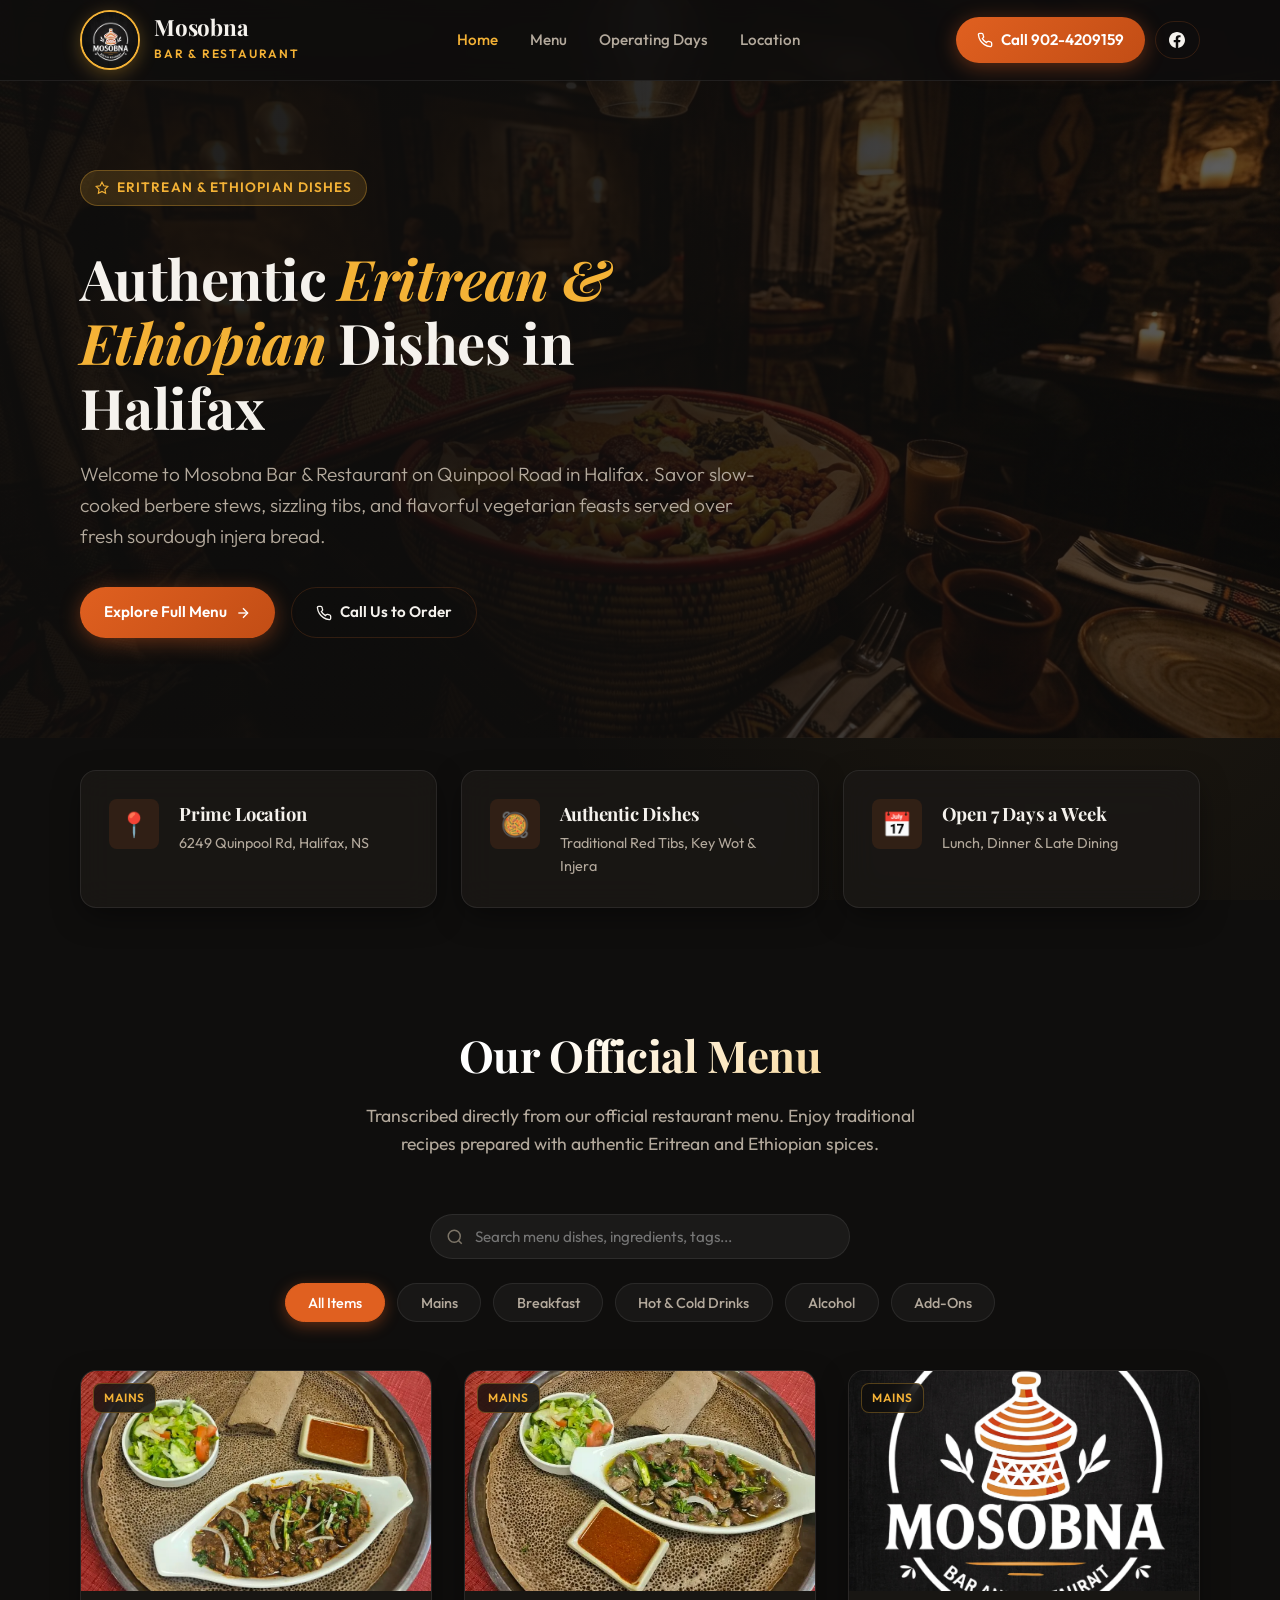
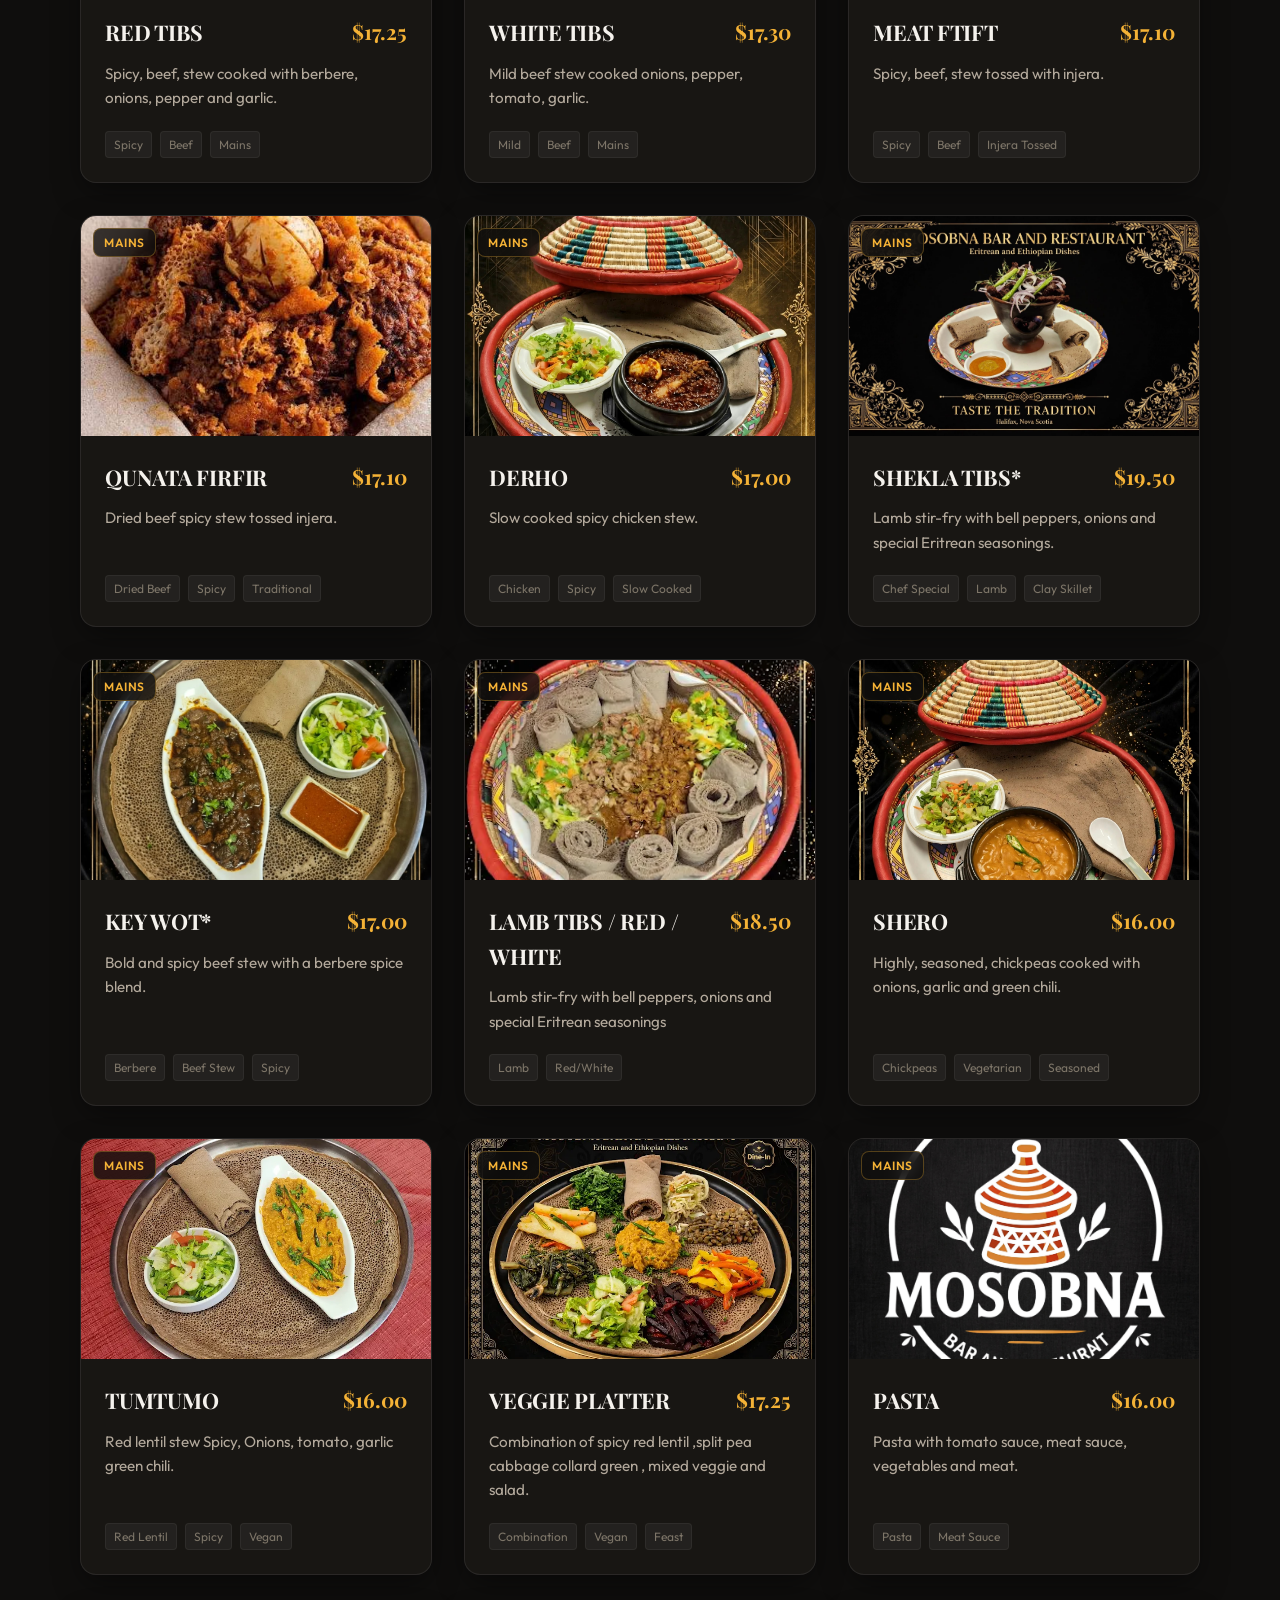
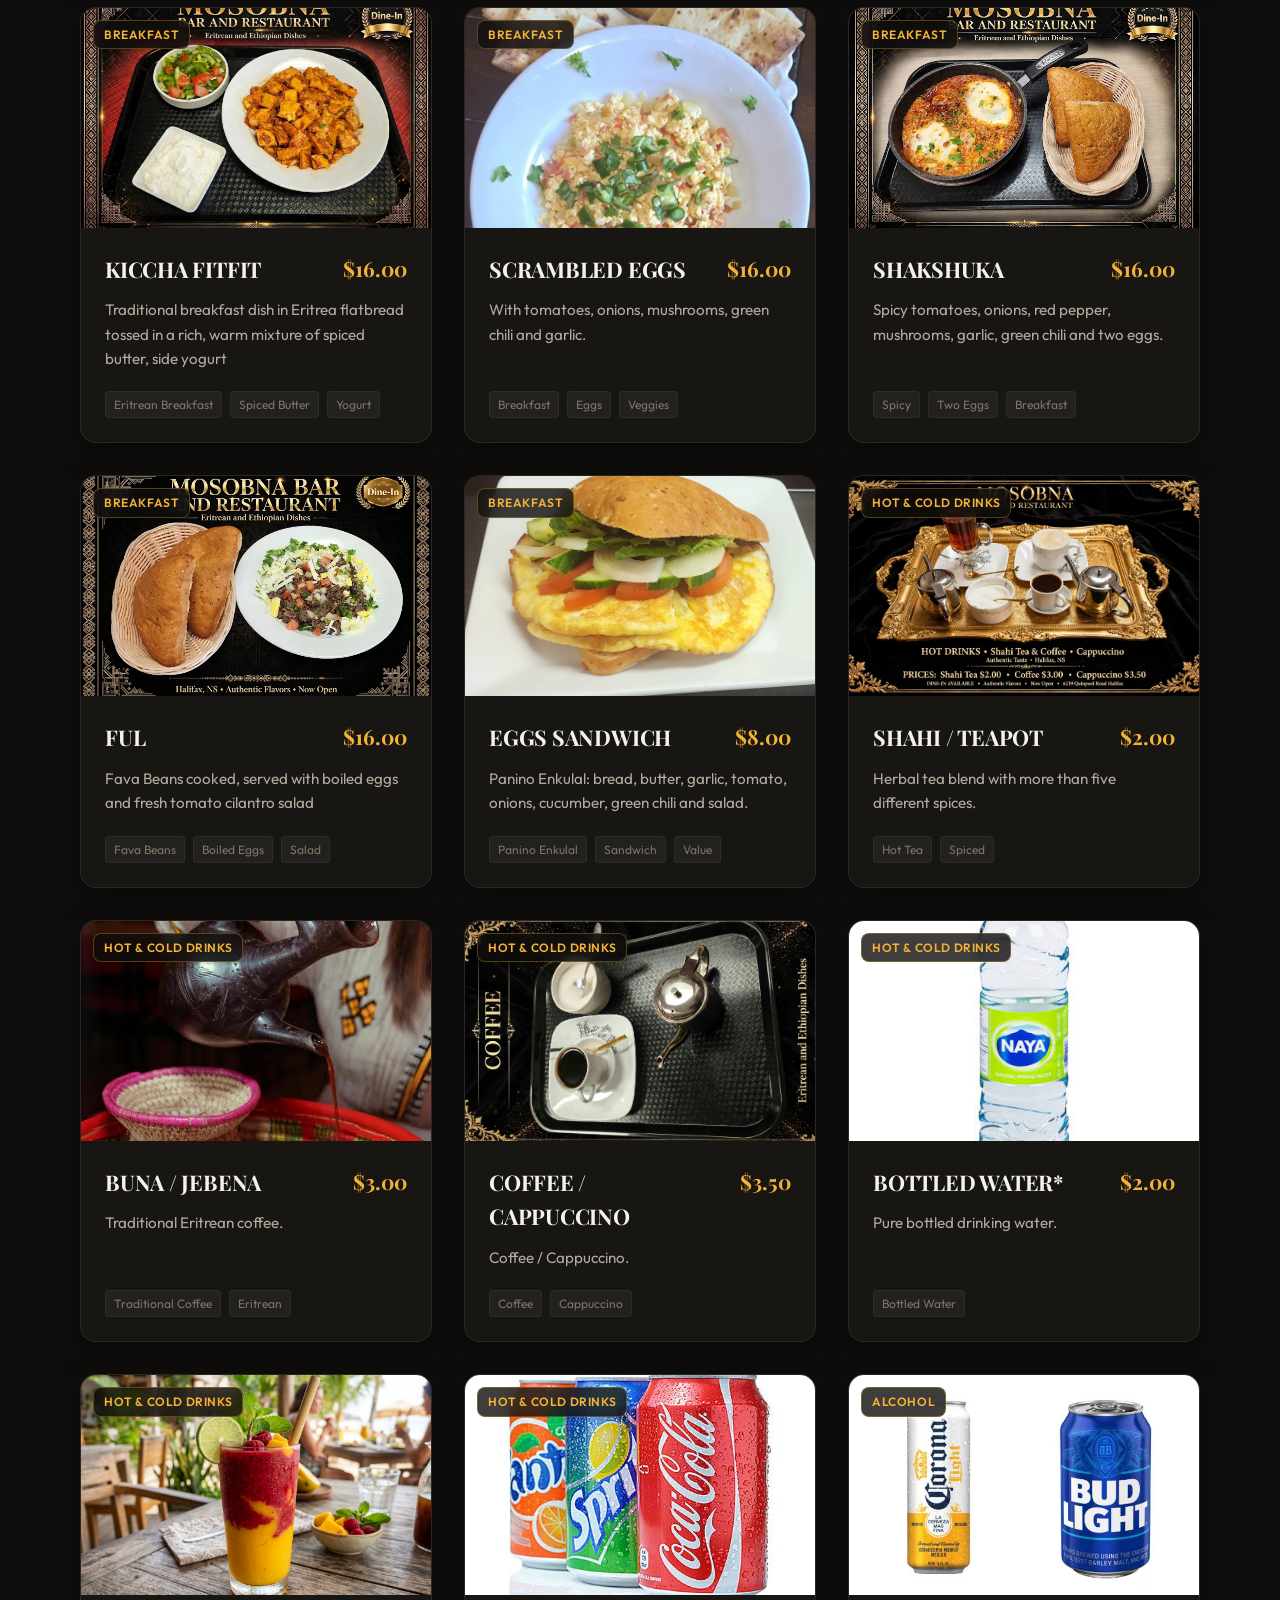
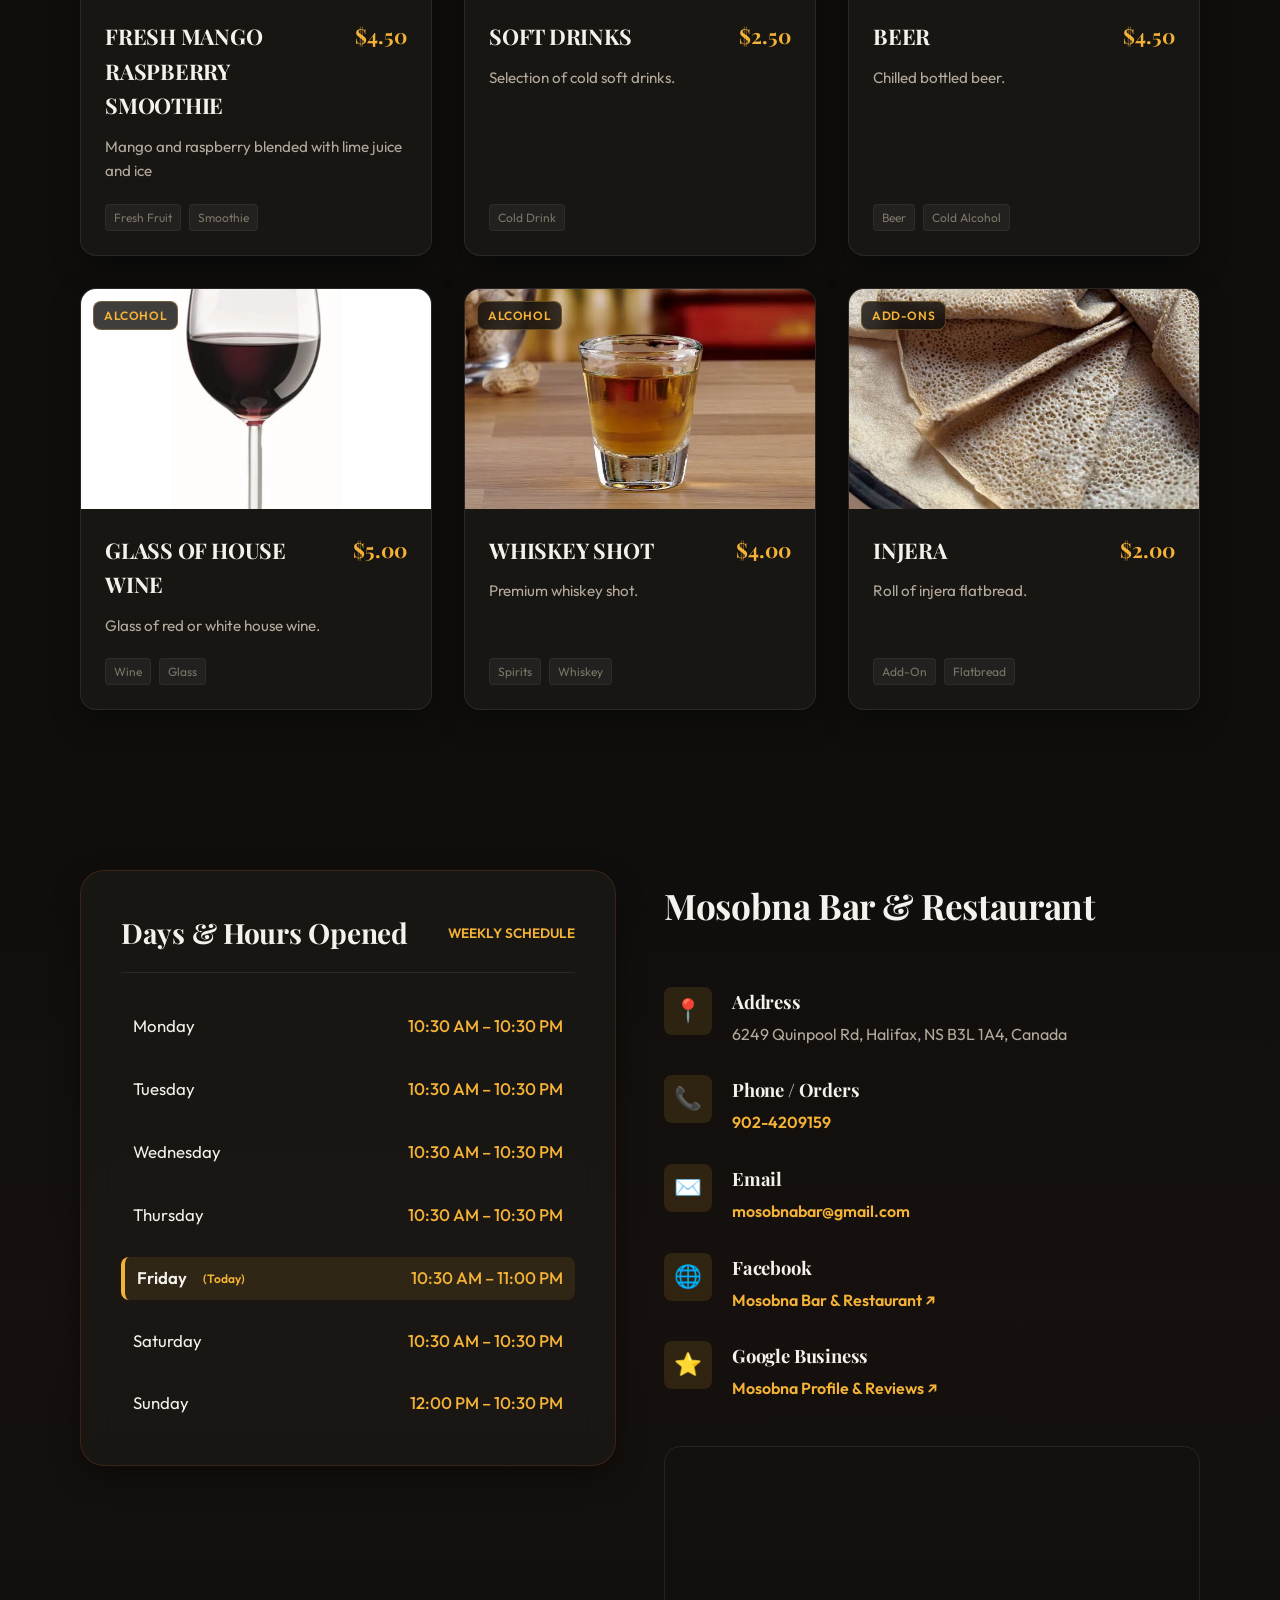
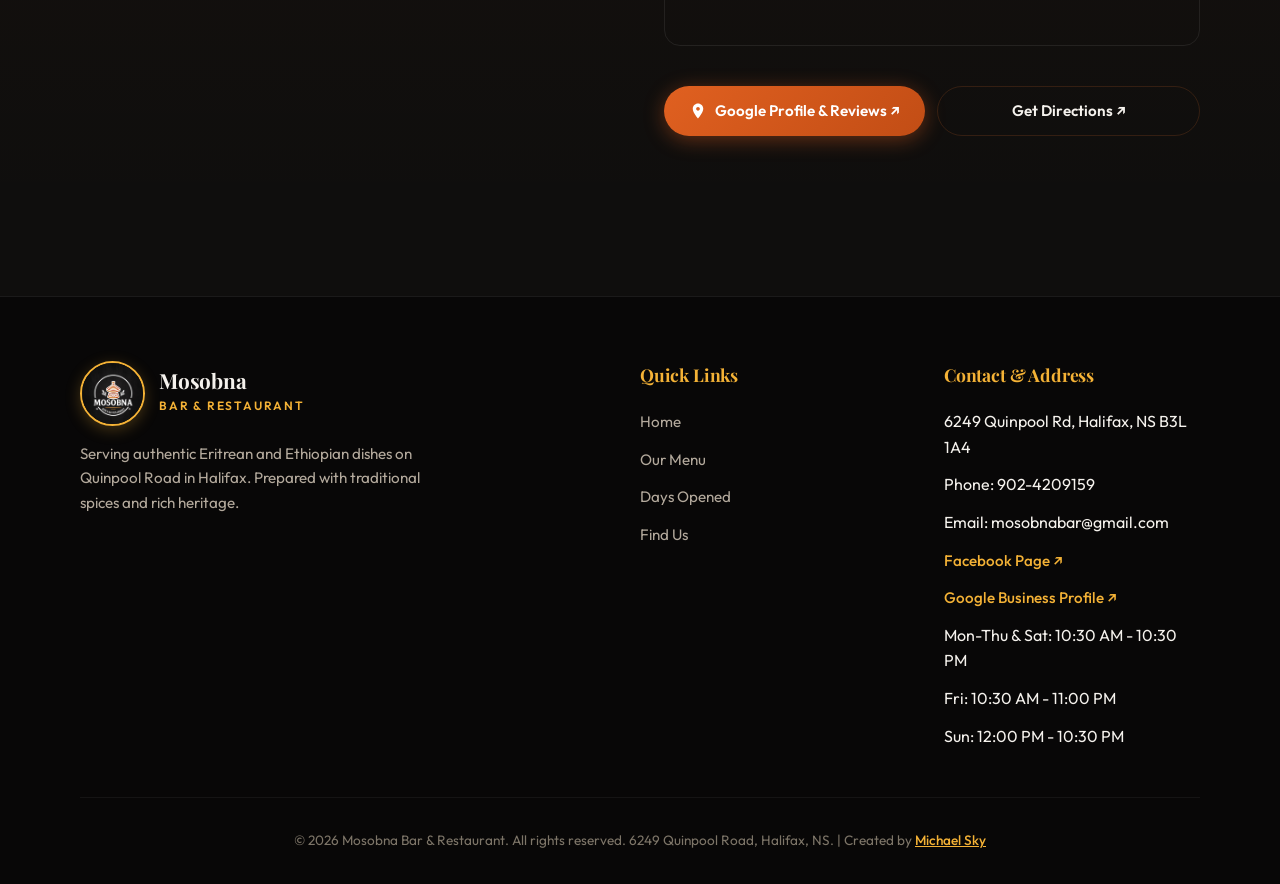
<file: index.html>
<!DOCTYPE html>
<html lang="en">

<head>
  <meta charset="UTF-8">
  <meta name="viewport" content="width=device-width, initial-scale=1.0">
  <title>Mosobna Bar & Restaurant | Eritrean & Ethiopian Dishes in Halifax (Quinpool Rd)</title>
  <meta name="description"
    content="Mosobna Bar & Restaurant is Halifax's premier destination for authentic Eritrean & Ethiopian dishes on Quinpool Road. Enjoy sizzling Red Tibs, Key Wot, Shiro, Injera, Veggie Platters, and Breakfast dishes at 6249 Quinpool Rd, Halifax, NS.">
  <meta name="keywords"
    content="Mosobna, Mosobna Restaurant, Halifax Eritrean food, Ethiopian restaurant Halifax, Quinpool Road restaurant, Eritrean & Ethiopian Dishes, Halifax Ethiopian food, Red Tibs, Key Wot, Injera Halifax, Shero, Shiro, Halal restaurant Halifax, 6249 Quinpool Rd">
  <meta name="author" content="Mosobna Bar & Restaurant">
  <meta name="robots" content="index, follow">
  <link rel="canonical" href="https://www.mosobna.com/">

  <!-- Local SEO & Geo Coordinates (Halifax, Quinpool Rd) -->
  <meta name="geo.region" content="CA-NS">
  <meta name="geo.placename" content="Halifax, Nova Scotia">
  <meta name="geo.position" content="44.64557;-63.59729">
  <meta name="ICBM" content="44.64557, -63.59729">

  <!-- Open Graph / Facebook / WhatsApp -->
  <meta property="og:site_name" content="Mosobna Bar & Restaurant">
  <meta property="og:type" content="restaurant">
  <meta property="og:title" content="Mosobna Bar & Restaurant | Eritrean & Ethiopian Dishes in Halifax">
  <meta property="og:description"
    content="Authentic Eritrean & Ethiopian dining on Quinpool Road, Halifax. Enjoy slow-cooked berbere stews, sizzling tibs, and vegetarian feasts on injera.">
  <meta property="og:url" content="https://www.mosobna.com/">
  <meta property="og:image" content="https://www.mosobna.com/images/mosobna/hero.jpg">
  <meta property="og:image:secure_url" content="https://www.mosobna.com/images/mosobna/hero.jpg">
  <meta property="og:image:type" content="image/jpeg">
  <meta property="og:image:width" content="1200">
  <meta property="og:image:height" content="630">
  <meta property="og:image:alt" content="Mosobna Bar & Restaurant - Eritrean & Ethiopian Dishes on Quinpool Road, Halifax">
  <meta property="og:locale" content="en_CA">

  <!-- Twitter Cards -->
  <meta name="twitter:card" content="summary_large_image">
  <meta name="twitter:title" content="Mosobna Bar & Restaurant | Eritrean & Ethiopian Dishes in Halifax">
  <meta name="twitter:description"
    content="Authentic Eritrean & Ethiopian dishes on Quinpool Road in Halifax. Savor authentic Red Tibs, Key Wot, Shiro, and fresh Injera.">
  <meta name="twitter:image" content="https://www.mosobna.com/images/mosobna/hero.jpg">

  <!-- Favicon / Brand Assets -->
  <link rel="icon" type="image/jpeg" href="images/logo.jpg">
  <link rel="apple-touch-icon" href="images/logo.jpg">
  <link rel="stylesheet" href="styles.css?v=7">

  <!-- Structured Data (JSON-LD) for Google Local Business / Restaurant Rich Snippet -->
  <script type="application/ld+json">
  {
    "@context": "https://schema.org",
    "@type": "Restaurant",
    "@id": "https://www.mosobna.com/#restaurant",
    "name": "Mosobna Bar & Restaurant",
    "alternateName": "Mosobna Eritrean & Ethiopian Restaurant",
    "description": "Authentic Eritrean and Ethiopian restaurant located on Quinpool Road in Halifax, NS. Serving traditional Red Tibs, Key Wot, Shiro, Injera, vegetarian platters, and East African specialties.",
    "logo": "https://www.mosobna.com/images/logo.jpg",
    "image": [
      "https://www.mosobna.com/images/logo.jpg",
      "https://www.mosobna.com/images/mosobna/hero.jpg",
      "https://www.mosobna.com/images/mosobna/RED%20TIBS.webp"
    ],
    "url": "https://www.mosobna.com/",
    "telephone": "+19024209159",
    "email": "mosobnabar@gmail.com",
    "sameAs": [
      "https://www.facebook.com/share/1CLBEqqSE7/",
      "https://share.google/FWtYqqvW8QvGr98tl"
    ],
    "priceRange": "$$",
    "servesCuisine": [
      "Eritrean",
      "Ethiopian",
      "East African",
      "African",
      "Halal"
    ],
    "address": {
      "@type": "PostalAddress",
      "streetAddress": "6249 Quinpool Rd",
      "addressLocality": "Halifax",
      "addressRegion": "NS",
      "postalCode": "B3L 1A4",
      "addressCountry": "CA"
    },
    "geo": {
      "@type": "GeoCoordinates",
      "latitude": 44.64557,
      "longitude": -63.59729
    },
    "openingHoursSpecification": [
      {
        "@type": "OpeningHoursSpecification",
        "dayOfWeek": ["Monday", "Tuesday", "Wednesday", "Thursday", "Saturday"],
        "opens": "10:30",
        "closes": "22:30"
      },
      {
        "@type": "OpeningHoursSpecification",
        "dayOfWeek": ["Friday"],
        "opens": "10:30",
        "closes": "23:00"
      },
      {
        "@type": "OpeningHoursSpecification",
        "dayOfWeek": ["Sunday"],
        "opens": "12:00",
        "closes": "22:30"
      }
    ],
    "menu": "https://www.mosobna.com/#menu",
    "hasMenu": {
      "@type": "Menu",
      "name": "Mosobna Menu",
      "url": "https://www.mosobna.com/#menu",
      "hasMenuSection": [
        {
          "@type": "MenuSection",
          "name": "Mains - Eritrean & Ethiopian Dishes",
          "hasMenuItem": [
            {
              "@type": "MenuItem",
              "name": "Red Tibs",
              "description": "Spicy beef stew cooked with berbere, onions, pepper and garlic.",
              "offers": { "@type": "Offer", "price": "17.25", "priceCurrency": "CAD" }
            },
            {
              "@type": "MenuItem",
              "name": "White Tibs",
              "description": "Mild beef stew cooked onions, pepper, tomato, garlic.",
              "offers": { "@type": "Offer", "price": "17.30", "priceCurrency": "CAD" }
            },
            {
              "@type": "MenuItem",
              "name": "Shekla Tibs",
              "description": "Lamb stir-fry with bell peppers, onions and special Eritrean seasonings.",
              "offers": { "@type": "Offer", "price": "19.50", "priceCurrency": "CAD" }
            },
            {
              "@type": "MenuItem",
              "name": "Key Wot",
              "description": "Bold and spicy beef stew with a berbere spice blend.",
              "offers": { "@type": "Offer", "price": "17.00", "priceCurrency": "CAD" }
            },
            {
              "@type": "MenuItem",
              "name": "Shero (Shiro)",
              "description": "Highly seasoned chickpeas cooked with onions, garlic and green chili.",
              "offers": { "@type": "Offer", "price": "16.00", "priceCurrency": "CAD" }
            },
            {
              "@type": "MenuItem",
              "name": "Veggie Platter",
              "description": "Traditional assorted vegetarian dishes served on sourdough injera.",
              "offers": { "@type": "Offer", "price": "19.99", "priceCurrency": "CAD" }
            }
          ]
        }
      ]
    }
  }
  </script>
</head>

<body>

  <!-- Navigation Bar -->
  <nav class="navbar">
    <div class="container">
      <a href="#" class="brand-logo" id="nav-brand">
        <img src="images/logo.jpg" alt="Mosobna Bar & Restaurant Logo" class="brand-logo-img" width="55" height="55">
        <div class="brand-text">
          <h1>Mosobna</h1>
          <span>Bar & Restaurant</span>
        </div>
      </a>

      <ul class="nav-links">
        <li><a href="#home" class="active">Home</a></li>
        <li><a href="#menu">Menu</a></li>
        <li><a href="#hours">Operating Days</a></li>
        <li><a href="#location">Location</a></li>
      </ul>

      <div style="display: flex; gap: 10px; align-items: center;">
        <a href="tel:9024209159" class="btn-primary" style="padding: 0.65rem 1.3rem;">
          <svg width="16" height="16" viewBox="0 0 24 24" fill="none" stroke="currentColor" stroke-width="2">
            <path
              d="M22 16.92v3a2 2 0 0 1-2.18 2 19.79 19.79 0 0 1-8.63-3.07 19.5 19.5 0 0 1-6-6 19.79 19.79 0 0 1-3.07-8.67A2 2 0 0 1 4.11 2h3a2 2 0 0 1 2 1.72 12.84 12.84 0 0 0 .7 2.81 2 2 0 0 1-.45 2.11L8.09 9.91a16 16 0 0 0 6 6l1.27-1.27a2 2 0 0 1 2.11-.45 12.84 12.84 0 0 0 2.81.7A2 2 0 0 1 22 16.92z" />
          </svg>
          Call 902-4209159
        </a>
        <a href="https://www.facebook.com/share/1CLBEqqSE7/" target="_blank" rel="noopener noreferrer" class="btn-outline" style="padding: 0.65rem 0.85rem;" title="Mosobna on Facebook" aria-label="Mosobna on Facebook">
          <svg width="16" height="16" viewBox="0 0 24 24" fill="currentColor">
            <path d="M24 12.073c0-6.627-5.373-12-12-12s-12 5.373-12 12c0 5.99 4.388 10.954 10.125 11.854v-8.385H7.078v-3.47h3.047V9.43c0-3.007 1.792-4.669 4.533-4.669 1.312 0 2.686.235 2.686.235v2.953H15.83c-1.491 0-1.956.925-1.956 1.874v2.25h3.328l-.532 3.47h-2.796v8.385C19.612 23.027 24 18.062 24 12.073z"/>
          </svg>
        </a>
      </div>
    </div>
  </nav>

  <!-- Hero Section -->
  <section class="hero" id="home">
    <div class="container">
      <div class="hero-content">
        <div style="display: flex; gap: 12px; align-items: center; flex-wrap: wrap; margin-bottom: 1rem;">
          <span class="badge-tag">
            <svg width="14" height="14" viewBox="0 0 24 24" fill="none" stroke="currentColor" stroke-width="2">
              <polygon
                points="12 2 15.09 8.26 22 9.27 17 14.14 18.18 21.02 12 17.77 5.82 21.02 7 14.14 2 9.27 8.91 8.26 12 2" />
            </svg>
            Eritrean & Ethiopian Dishes
          </span>
        </div>

        <h1>Authentic <span>Eritrean & Ethiopian</span> Dishes in Halifax</h1>
        <p>Welcome to Mosobna Bar & Restaurant on Quinpool Road in Halifax. Savor slow-cooked berbere stews, sizzling tibs, and flavorful vegetarian feasts served over fresh sourdough injera bread.</p>

        <div class="hero-actions">
          <a href="#menu" class="btn-primary">
            Explore Full Menu
            <svg width="16" height="16" viewBox="0 0 24 24" fill="none" stroke="currentColor" stroke-width="2">
              <line x1="5" y1="12" x2="19" y2="12"></line>
              <polyline points="12 5 19 12 12 19"></polyline>
            </svg>
          </a>
          <a href="tel:9024209159" class="btn-outline">
            <svg width="16" height="16" viewBox="0 0 24 24" fill="none" stroke="currentColor" stroke-width="2">
              <path
                d="M22 16.92v3a2 2 0 0 1-2.18 2 19.79 19.79 0 0 1-8.63-3.07 19.5 19.5 0 0 1-6-6 19.79 19.79 0 0 1-3.07-8.67A2 2 0 0 1 4.11 2h3a2 2 0 0 1 2 1.72 12.84 12.84 0 0 0 .7 2.81 2 2 0 0 1-.45 2.11L8.09 9.91a16 16 0 0 0 6 6l1.27-1.27a2 2 0 0 1 2.11-.45 12.84 12.84 0 0 0 2.81.7A2 2 0 0 1 22 16.92z" />
            </svg>
            Call Us to Order
          </a>
        </div>
      </div>
    </div>
  </section>

  <!-- Highlights Bar -->
  <div class="container highlights-bar">
    <div class="highlights-grid">
      <div class="highlight-card">
        <div class="highlight-icon">📍</div>
        <div class="highlight-info">
          <h3>Prime Location</h3>
          <p>6249 Quinpool Rd, Halifax, NS</p>
        </div>
      </div>

      <div class="highlight-card">
        <div class="highlight-icon">🥘</div>
        <div class="highlight-info">
          <h3>Authentic Dishes</h3>
          <p>Traditional Red Tibs, Key Wot & Injera</p>
        </div>
      </div>

      <div class="highlight-card">
        <div class="highlight-icon">📅</div>
        <div class="highlight-info">
          <h3>Open 7 Days a Week</h3>
          <p>Lunch, Dinner & Late Dining</p>
        </div>
      </div>
    </div>
  </div>

  <!-- Menu Section -->
  <section class="section-padding" id="menu">
    <div class="container">
      <div class="section-title">
        <h2>Our Official Menu</h2>
        <p>Transcribed directly from our official restaurant menu. Enjoy traditional recipes prepared with authentic
          Eritrean and Ethiopian spices.</p>
      </div>

      <!-- Controls: Category Filter Tabs & Search -->
      <div class="menu-controls">
        <div class="search-box">
          <svg class="search-icon" width="18" height="18" viewBox="0 0 24 24" fill="none" stroke="currentColor"
            stroke-width="2">
            <circle cx="11" cy="11" r="8"></circle>
            <line x1="21" y1="21" x2="16.65" y2="16.65"></line>
          </svg>
          <input type="text" id="menu-search-input" class="search-input"
            placeholder="Search menu dishes, ingredients, tags...">
        </div>

        <ul class="category-tabs">
          <li><button class="tab-btn active" data-category="all">All Items</button></li>
          <li><button class="tab-btn" data-category="mains">Mains</button></li>
          <li><button class="tab-btn" data-category="breakfast">Breakfast</button></li>
          <li><button class="tab-btn" data-category="drinks">Hot & Cold Drinks</button></li>
          <li><button class="tab-btn" data-category="alcohol">Alcohol</button></li>
          <li><button class="tab-btn" data-category="addons">Add-Ons</button></li>
        </ul>
      </div>

      <!-- Static + Dynamic Menu Grid -->
      <div class="menu-grid" id="menu-grid">
        <!-- MAINS -->
        <article class="menu-card" id="dish-red-tibs">
          <div class="card-img-wrapper">
            <img src="images/mosobna/RED TIBS.webp" alt="RED TIBS" loading="lazy" id="img-dish-red-tibs">
            <span class="card-badge">Mains</span>
          </div>
          <div class="card-body">
            <div class="card-header">
              <h3 class="card-title">RED TIBS</h3>
              <span class="card-price">$17.25</span>
            </div>
            <p class="card-description">Spicy, beef, stew cooked with berbere, onions, pepper and garlic.</p>
            <div class="card-tags"><span class="tag">Spicy</span><span class="tag">Beef</span></div>
          </div>
        </article>

        <article class="menu-card" id="dish-white-tibs">
          <div class="card-img-wrapper">
            <img src="images/mosobna/WHITE TIBS2.webp" alt="WHITE TIBS" loading="lazy" id="img-dish-white-tibs">
            <span class="card-badge">Mains</span>
          </div>
          <div class="card-body">
            <div class="card-header">
              <h3 class="card-title">WHITE TIBS</h3>
              <span class="card-price">$17.30</span>
            </div>
            <p class="card-description">Mild beef stew cooked onions, pepper, tomato, garlic.</p>
            <div class="card-tags"><span class="tag">Mild</span><span class="tag">Beef</span></div>
          </div>
        </article>

        <article class="menu-card" id="dish-meat-ftift">
          <div class="card-img-wrapper">
            <img src="images/mosobna/menu.jpg" alt="MEAT FTIFT" loading="lazy" id="img-dish-meat-ftift">
            <span class="card-badge">Mains</span>
          </div>
          <div class="card-body">
            <div class="card-header">
              <h3 class="card-title">MEAT FTIFT</h3>
              <span class="card-price">$17.10</span>
            </div>
            <p class="card-description">Spicy, beef, stew tossed with injera.</p>
            <div class="card-tags"><span class="tag">Spicy</span><span class="tag">Injera Tossed</span></div>
          </div>
        </article>

        <article class="menu-card" id="dish-qunata-firfir">
          <div class="card-img-wrapper">
            <img src="images/mosobna/Qunata Firfir.jpg" alt="QUNATA FIRFIR" loading="lazy" id="img-dish-qunata-firfir">
            <span class="card-badge">Mains</span>
          </div>
          <div class="card-body">
            <div class="card-header">
              <h3 class="card-title">QUNATA FIRFIR</h3>
              <span class="card-price">$17.10</span>
            </div>
            <p class="card-description">Dried beef spicy stew tossed injera.</p>
            <div class="card-tags"><span class="tag">Dried Beef</span><span class="tag">Spicy</span></div>
          </div>
        </article>

        <article class="menu-card" id="dish-derho">
          <div class="card-img-wrapper">
            <img src="images/mosobna/menu.jpg" alt="DERHO" loading="lazy" id="img-dish-derho">
            <span class="card-badge">Mains</span>
          </div>
          <div class="card-body">
            <div class="card-header">
              <h3 class="card-title">DERHO</h3>
              <span class="card-price">$17.00</span>
            </div>
            <p class="card-description">Slow cooked spicy chicken stew.</p>
            <div class="card-tags"><span class="tag">Chicken</span><span class="tag">Slow Cooked</span></div>
          </div>
        </article>

        <article class="menu-card" id="dish-shekla-tibs">
          <div class="card-img-wrapper">
            <img src="images/mosobna/SHEKLA TIBS.jpg" alt="SHEKLA TIBS*" loading="lazy" id="img-dish-shekla-tibs">
            <span class="card-badge">Mains</span>
          </div>
          <div class="card-body">
            <div class="card-header">
              <h3 class="card-title">SHEKLA TIBS*</h3>
              <span class="card-price">$19.50</span>
            </div>
            <p class="card-description">Lamb stir-fry with bell peppers, onions and special Eritrean seasonings.</p>
            <div class="card-tags"><span class="tag">Lamb</span><span class="tag">Specialty</span></div>
          </div>
        </article>

        <article class="menu-card" id="dish-key-wot">
          <div class="card-img-wrapper">
            <img src="images/mosobna/menu.jpg" alt="KEY WOT*" loading="lazy" id="img-dish-key-wot">
            <span class="card-badge">Mains</span>
          </div>
          <div class="card-body">
            <div class="card-header">
              <h3 class="card-title">KEY WOT*</h3>
              <span class="card-price">$17.00</span>
            </div>
            <p class="card-description">Bold and spicy beef stew with a berbere spice blend.</p>
            <div class="card-tags"><span class="tag">Berbere</span><span class="tag">Spicy</span></div>
          </div>
        </article>

        <article class="menu-card" id="dish-lamb-tibs">
          <div class="card-img-wrapper">
            <img src="images/mosobna/Lamb Tibs (Red White).webp" alt="LAMB TIBS / RED / WHITE" loading="lazy"
              id="img-dish-lamb-tibs">
            <span class="card-badge">Mains</span>
          </div>
          <div class="card-body">
            <div class="card-header">
              <h3 class="card-title">LAMB TIBS / RED / WHITE</h3>
              <span class="card-price">$18.50</span>
            </div>
            <p class="card-description">Lamb stir-fry with bell peppers, onions and special Eritrean seasonings</p>
            <div class="card-tags"><span class="tag">Lamb</span><span class="tag">Red/White</span></div>
          </div>
        </article>

        <article class="menu-card" id="dish-shero">
          <div class="card-img-wrapper">
            <img src="images/mosobna/menu.jpg" alt="SHERO" loading="lazy" id="img-dish-shero">
            <span class="card-badge">Mains</span>
          </div>
          <div class="card-body">
            <div class="card-header">
              <h3 class="card-title">SHERO</h3>
              <span class="card-price">$16.00</span>
            </div>
            <p class="card-description">Highly, seasoned, chickpeas cooked with onions, garlic and green chili.</p>
            <div class="card-tags"><span class="tag">Chickpeas</span><span class="tag">Vegetarian</span></div>
          </div>
        </article>

        <article class="menu-card" id="dish-tumtumo">
          <div class="card-img-wrapper">
            <img src="images/mosobna/TUMTUMO.webp" alt="TUMTUMO" loading="lazy" id="img-dish-tumtumo">
            <span class="card-badge">Mains</span>
          </div>
          <div class="card-body">
            <div class="card-header">
              <h3 class="card-title">TUMTUMO</h3>
              <span class="card-price">$16.00</span>
            </div>
            <p class="card-description">Red lentil stew Spicy, Onions, tomato, garlic green chili.</p>
            <div class="card-tags"><span class="tag">Red Lentil</span><span class="tag">Spicy</span></div>
          </div>
        </article>

        <article class="menu-card" id="dish-veggie-platter">
          <div class="card-img-wrapper">
            <img src="images/mosobna/VEGGIE PLATTER.webp" alt="VEGGIE PLATTER" loading="lazy"
              id="img-dish-veggie-platter">
            <span class="card-badge">Mains</span>
          </div>
          <div class="card-body">
            <div class="card-header">
              <h3 class="card-title">VEGGIE PLATTER</h3>
              <span class="card-price">$17.25</span>
            </div>
            <p class="card-description">Combination of spicy red lentil ,split pea cabbage collard green , mixed veggie
              and salad.</p>
            <div class="card-tags"><span class="tag">Vegan Platter</span></div>
          </div>
        </article>

        <article class="menu-card" id="dish-pasta">
          <div class="card-img-wrapper">
            <img src="images/mosobna/menu.jpg" alt="PASTA" loading="lazy" id="img-dish-pasta">
            <span class="card-badge">Mains</span>
          </div>
          <div class="card-body">
            <div class="card-header">
              <h3 class="card-title">PASTA</h3>
              <span class="card-price">$16.00</span>
            </div>
            <p class="card-description">Pasta with tomato sauce, meat sauce, vegetables and meat.</p>
            <div class="card-tags"><span class="tag">Pasta</span></div>
          </div>
        </article>
      </div>
    </div>
  </section>

  <!-- Operating Days & Hours Section -->
  <section class="section-padding hours-section" id="hours">
    <div class="container">
      <div class="hours-container">
        <!-- Left Column: Operating Hours List -->
        <div class="hours-card">
          <div class="hours-header">
            <h3>Days & Hours Opened</h3>
            <span
              style="font-size: 0.85rem; color: var(--amber-gold); font-weight: 600; text-transform: uppercase;">Weekly
              Schedule</span>
          </div>

          <ul class="hours-list" id="hours-list-container">
            <!-- Dynamically generated with live 'Today' highlight -->
          </ul>
        </div>

        <!-- Right Column: Location & Contact Info -->
        <div class="location-info-card" id="location">
          <div>
            <h2 style="font-size: 2.2rem; margin-top: 0.5rem; margin-bottom: 1.5rem;">Mosobna Bar & Restaurant</h2>
          </div>

          <div class="info-block">
            <div class="info-icon">📍</div>
            <div class="info-text">
              <h4>Address</h4>
              <p>6249 Quinpool Rd, Halifax, NS B3L 1A4, Canada</p>
            </div>
          </div>

          <div class="info-block">
            <div class="info-icon">📞</div>
            <div class="info-text">
              <h4>Phone / Orders</h4>
              <p><a href="tel:9024209159" style="color: var(--amber-gold); font-weight: 600;">902-4209159</a></p>
            </div>
          </div>

          <div class="info-block">
            <div class="info-icon">✉️</div>
            <div class="info-text">
              <h4>Email</h4>
              <p><a href="mailto:mosobnabar@gmail.com"
                  style="color: var(--amber-gold); font-weight: 600;">mosobnabar@gmail.com</a></p>
            </div>
          </div>

          <div class="info-block">
            <div class="info-icon">🌐</div>
            <div class="info-text">
              <h4>Facebook</h4>
              <p><a href="https://www.facebook.com/share/1CLBEqqSE7/" target="_blank" rel="noopener noreferrer"
                  style="color: var(--amber-gold); font-weight: 600;">Mosobna Bar & Restaurant ↗</a></p>
            </div>
          </div>

          <div class="info-block">
            <div class="info-icon">⭐</div>
            <div class="info-text">
              <h4>Google Business</h4>
              <p><a href="https://share.google/FWtYqqvW8QvGr98tl" target="_blank" rel="noopener noreferrer"
                  style="color: var(--amber-gold); font-weight: 600;">Mosobna Profile & Reviews ↗</a></p>
            </div>
          </div>

          <div class="map-wrapper">
            <iframe
              src="https://maps.google.com/maps?q=6249%20Quinpool%20Road,%20Halifax,%20NS%20B3L%201A4&t=&z=15&ie=UTF8&iwloc=&output=embed"
              allowfullscreen="" loading="lazy">
            </iframe>
          </div>

          <div style="display: flex; gap: 0.75rem; margin-top: 0.75rem; flex-wrap: wrap;">
            <a href="https://share.google/FWtYqqvW8QvGr98tl" target="_blank" rel="noopener noreferrer"
              class="btn-primary" style="flex: 1; min-width: 200px; justify-content: center;">
              <svg width="18" height="18" viewBox="0 0 24 24" fill="currentColor">
                <path d="M12 2C8.13 2 5 5.13 5 9c0 5.25 7 13 7 13s7-7.75 7-13c0-3.87-3.13-7-7-7zm0 9.5c-1.38 0-2.5-1.12-2.5-2.5s1.12-2.5 2.5-2.5 2.5 1.12 2.5 2.5-1.12 2.5-2.5 2.5z"/>
              </svg>
              Google Profile & Reviews ↗
            </a>
            <a href="https://maps.google.com/maps?q=6249+Quinpool+Road,+Halifax,+NS+B3L+1A4" target="_blank" rel="noopener noreferrer"
              class="btn-outline" style="flex: 1; min-width: 170px; justify-content: center;">
              Get Directions ↗
            </a>
          </div>
        </div>
      </div>
    </div>
  </section>

  <!-- Footer -->
  <footer class="footer">
    <div class="container">
      <div class="footer-content">
        <div class="footer-brand">
          <div class="brand-logo">
            <img src="images/logo.jpg" alt="Mosobna Bar & Restaurant Logo" class="footer-logo-img" width="55" height="55">
            <div class="brand-text">
              <h1 style="font-size: 1.3rem;">Mosobna</h1>
              <span>Bar & Restaurant</span>
            </div>
          </div>
          <p>Serving authentic Eritrean and Ethiopian dishes on Quinpool Road in Halifax. Prepared with traditional
            spices and rich heritage.</p>
        </div>

        <div class="footer-col">
          <h4>Quick Links</h4>
          <ul class="footer-links">
            <li><a href="#home">Home</a></li>
            <li><a href="#menu">Our Menu</a></li>
            <li><a href="#hours">Days Opened</a></li>
            <li><a href="#location">Find Us</a></li>
          </ul>
        </div>

        <div class="footer-col">
          <h4>Contact & Address</h4>
          <ul class="footer-links">
            <li>6249 Quinpool Rd, Halifax, NS B3L 1A4</li>
            <li>Phone: 902-4209159</li>
            <li>Email: mosobnabar@gmail.com</li>
            <li><a href="https://www.facebook.com/share/1CLBEqqSE7/" target="_blank" rel="noopener noreferrer" style="color: var(--amber-gold); font-weight: 500; display: inline-flex; align-items: center; gap: 6px;">Facebook Page ↗</a></li>
            <li><a href="https://share.google/FWtYqqvW8QvGr98tl" target="_blank" rel="noopener noreferrer" style="color: var(--amber-gold); font-weight: 500; display: inline-flex; align-items: center; gap: 6px;">Google Business Profile ↗</a></li>
            <li>Mon-Thu & Sat: 10:30 AM - 10:30 PM</li>
            <li>Fri: 10:30 AM - 11:00 PM</li>
            <li>Sun: 12:00 PM - 10:30 PM</li>
          </ul>
        </div>
      </div>

      <div class="copyright">
        <p>&copy; 2026 Mosobna Bar & Restaurant. All rights reserved. 6249 Quinpool Road, Halifax, NS. | Created by <a
            href="mailto:Michaelskydev@gmail.com"
            style="color: var(--amber-gold); font-weight: 500; text-decoration: underline;">Michael Sky</a></p>
      </div>
    </div>
  </footer>

  <script src="app.js?v=12"></script>
</body>

</html>
</file>
<file: styles.css>
/* ==========================================================================
   Mosobna Bar & Restaurant - Modern Luxury Design System
   ========================================================================== */

@import url('https://fonts.googleapis.com/css2?family=Outfit:wght@300;400;500;600;700&family=Playfair+Display:ital,wght@0,500;0,700;0,800;1,400&display=swap');

:root {
  /* Color Palette */
  --bg-dark: #0f0e0d;
  --bg-card: rgba(26, 24, 22, 0.85);
  --bg-card-hover: rgba(36, 33, 30, 0.95);
  --glass-border: rgba(217, 107, 39, 0.18);
  --glass-border-light: rgba(255, 255, 255, 0.08);
  
  --primary-spice: #e06020;
  --primary-glow: rgba(224, 96, 32, 0.4);
  --amber-gold: #f4b236;
  --amber-soft: rgba(244, 178, 54, 0.15);
  --text-main: #f5f2ed;
  --text-muted: #b3a99c;
  --text-dim: #7d7568;
  
  --status-open: #10b981;
  --status-closed: #ef4444;
  
  --font-heading: 'Playfair Display', Georgia, serif;
  --font-body: 'Outfit', -apple-system, BlinkMacSystemFont, sans-serif;
  
  --radius-sm: 8px;
  --radius-md: 16px;
  --radius-lg: 24px;
  --radius-full: 9999px;
  
  --shadow-card: 0 10px 30px -5px rgba(0, 0, 0, 0.5);
  --shadow-glow: 0 0 25px rgba(224, 96, 32, 0.25);
  --transition: all 0.3s cubic-bezier(0.4, 0, 0.2, 1);
}

/* Reset & Base Styles */
*, *::before, *::after {
  box-sizing: border-box;
  margin: 0;
  padding: 0;
}

html {
  scroll-behavior: smooth;
  scroll-padding-top: 90px;
  font-size: 16px;
}

section[id], div[id] {
  scroll-margin-top: 90px;
}

body {
  background-color: var(--bg-dark);
  color: var(--text-main);
  font-family: var(--font-body);
  line-height: 1.6;
  overflow-x: hidden;
  background-image: 
    radial-gradient(circle at 15% 15%, rgba(224, 96, 32, 0.08) 0%, transparent 40%),
    radial-gradient(circle at 85% 65%, rgba(244, 178, 54, 0.06) 0%, transparent 45%);
  background-attachment: fixed;
}

/* Typography */
h1, h2, h3, h4 {
  font-family: var(--font-heading);
  font-weight: 700;
  letter-spacing: -0.01em;
  color: var(--text-main);
}

a {
  color: inherit;
  text-decoration: none;
  transition: var(--transition);
}

button {
  cursor: pointer;
  border: none;
  outline: none;
  font-family: var(--font-body);
}

img {
  max-width: 100%;
  height: auto;
  display: block;
}

/* Layout Utilities */
.container {
  width: 90%;
  max-width: 1240px;
  margin: 0 auto;
  padding: 0 1rem;
}

.section-padding {
  padding: 5rem 0;
}

.section-title {
  text-align: center;
  margin-bottom: 3.5rem;
}

.section-title h2 {
  font-size: 2.75rem;
  margin-bottom: 0.75rem;
  background: linear-gradient(135deg, #ffffff 40%, var(--amber-gold) 100%);
  -webkit-background-clip: text;
  -webkit-text-fill-color: transparent;
}

.section-title p {
  color: var(--text-muted);
  font-size: 1.1rem;
  max-width: 600px;
  margin: 0 auto;
}

/* Navbar */
.navbar {
  position: fixed;
  top: 0;
  left: 0;
  width: 100%;
  z-index: 1000;
  background: rgba(15, 14, 13, 0.85);
  backdrop-filter: blur(12px);
  -webkit-backdrop-filter: blur(12px);
  border-bottom: 1px solid var(--glass-border-light);
  transition: var(--transition);
}

.navbar .container {
  display: flex;
  justify-content: space-between;
  align-items: center;
  height: 80px;
}

.brand-logo {
  display: flex;
  align-items: center;
  gap: 14px;
}

.brand-logo-img {
  height: 60px;
  width: 60px;
  border-radius: 50%;
  object-fit: cover;
  background: #000;
  border: 2px solid var(--amber-gold);
  box-shadow: 0 4px 18px rgba(244, 178, 54, 0.3);
  transition: var(--transition);
}

.brand-logo:hover .brand-logo-img {
  transform: scale(1.08) rotate(3deg);
  box-shadow: 0 6px 25px rgba(224, 96, 32, 0.5);
  border-color: var(--primary-spice);
}

.hero-logo-wrapper {
  margin-bottom: 1.5rem;
}

.hero-logo-img {
  width: 130px;
  height: 130px;
  border-radius: 50%;
  object-fit: contain;
  background: rgba(0, 0, 0, 0.6);
  border: 3px solid var(--amber-gold);
  box-shadow: 0 10px 30px rgba(0, 0, 0, 0.8), 0 0 30px rgba(244, 178, 54, 0.35);
  padding: 4px;
  transition: var(--transition);
}

.hero-logo-img:hover {
  transform: translateY(-4px) scale(1.04);
  box-shadow: 0 15px 40px rgba(224, 96, 32, 0.5);
}

.section-logo-emblem {
  width: 70px;
  height: 70px;
  border-radius: 50%;
  object-fit: contain;
  border: 2px solid var(--amber-gold);
  margin: 0 auto 1rem;
  display: block;
  box-shadow: 0 4px 15px rgba(0,0,0,0.5);
}

.footer-logo-img {
  width: 65px;
  height: 65px;
  border-radius: 50%;
  object-fit: cover;
  border: 2px solid var(--amber-gold);
  box-shadow: 0 4px 15px rgba(244, 178, 54, 0.25);
}

.brand-text h1 {
  font-size: 1.4rem;
  line-height: 1.1;
  color: var(--text-main);
}

.brand-text span {
  font-size: 0.75rem;
  text-transform: uppercase;
  letter-spacing: 0.15em;
  color: var(--amber-gold);
  font-weight: 600;
}

.nav-links {
  display: flex;
  align-items: center;
  gap: 2rem;
  list-style: none;
}

.nav-links a {
  font-size: 0.95rem;
  font-weight: 500;
  color: var(--text-muted);
}

.nav-links a:hover,
.nav-links a.active {
  color: var(--amber-gold);
}

.btn-primary {
  background: linear-gradient(135deg, var(--primary-spice), #c24d15);
  color: #fff;
  padding: 0.75rem 1.5rem;
  border-radius: var(--radius-full);
  font-weight: 600;
  font-size: 0.95rem;
  box-shadow: 0 4px 20px var(--primary-glow);
  transition: var(--transition);
  display: inline-flex;
  align-items: center;
  gap: 8px;
}

.btn-primary:hover {
  transform: translateY(-2px);
  box-shadow: 0 6px 25px rgba(224, 96, 32, 0.5);
  background: linear-gradient(135deg, #eb6c2c, var(--primary-spice));
}

.btn-outline {
  background: transparent;
  color: var(--text-main);
  border: 1px solid var(--glass-border);
  padding: 0.75rem 1.5rem;
  border-radius: var(--radius-full);
  font-weight: 600;
  font-size: 0.95rem;
  transition: var(--transition);
  display: inline-flex;
  align-items: center;
  gap: 8px;
}

.btn-outline:hover {
  border-color: var(--amber-gold);
  color: var(--amber-gold);
  background: rgba(244, 178, 54, 0.05);
}

/* Hero Section */
.hero {
  position: relative;
  min-height: 82vh;
  display: flex;
  align-items: center;
  padding: 130px 0 60px;
  background: linear-gradient(to right, rgba(15, 14, 13, 0.92) 40%, rgba(15, 14, 13, 0.65)),
              url('images/hero.jpg') center/cover no-repeat;
}

.hero-content {
  max-width: 680px;
}

.badge-tag {
  display: inline-flex;
  align-items: center;
  gap: 8px;
  padding: 6px 14px;
  background: var(--amber-soft);
  border: 1px solid rgba(244, 178, 54, 0.3);
  border-radius: var(--radius-full);
  color: var(--amber-gold);
  font-size: 0.85rem;
  font-weight: 600;
  text-transform: uppercase;
  letter-spacing: 0.08em;
  margin-bottom: 1.5rem;
}

.hero-content h1 {
  font-size: clamp(2.4rem, 4.5vw, 3.5rem);
  line-height: 1.15;
  margin-bottom: 1.25rem;
}

.hero-content h1 span {
  color: var(--amber-gold);
  font-style: italic;
}

.hero-content p {
  font-size: 1.2rem;
  color: var(--text-muted);
  margin-bottom: 2.25rem;
  font-weight: 300;
}

.hero-actions {
  display: flex;
  gap: 1rem;
  flex-wrap: wrap;
}

.status-indicator {
  display: inline-flex;
  align-items: center;
  gap: 8px;
  padding: 6px 12px;
  border-radius: var(--radius-full);
  font-size: 0.85rem;
  font-weight: 600;
  background: rgba(16, 185, 129, 0.12);
  color: var(--status-open);
  border: 1px solid rgba(16, 185, 129, 0.3);
}

.status-indicator.closed {
  background: rgba(239, 68, 68, 0.12);
  color: var(--status-closed);
  border-color: rgba(239, 68, 68, 0.3);
}

.pulse-dot {
  width: 8px;
  height: 8px;
  border-radius: 50%;
  background: currentColor;
  box-shadow: 0 0 0 0 rgba(16, 185, 129, 0.7);
  animation: pulse 2s infinite;
}

.status-indicator.closed .pulse-dot {
  animation: none;
}

@keyframes pulse {
  0% {
    transform: scale(0.95);
    box-shadow: 0 0 0 0 rgba(16, 185, 129, 0.7);
  }
  70% {
    transform: scale(1);
    box-shadow: 0 0 0 8px rgba(16, 185, 129, 0);
  }
  100% {
    transform: scale(0.95);
    box-shadow: 0 0 0 0 rgba(16, 185, 129, 0);
  }
}

/* Highlights Grid */
.highlights-bar {
  margin-top: 2rem;
  margin-bottom: 2rem;
  position: relative;
  z-index: 10;
}

.highlights-grid {
  display: grid;
  grid-template-columns: repeat(auto-fit, minmax(260px, 1fr));
  gap: 1.5rem;
}

.highlight-card {
  background: var(--bg-card);
  backdrop-filter: blur(16px);
  -webkit-backdrop-filter: blur(16px);
  border: 1px solid var(--glass-border-light);
  border-radius: var(--radius-md);
  padding: 1.75rem;
  display: flex;
  align-items: flex-start;
  gap: 1.25rem;
  box-shadow: var(--shadow-card);
  transition: var(--transition);
}

.highlight-card:hover {
  transform: translateY(-4px);
  border-color: var(--glass-border);
}

.highlight-icon {
  width: 50px;
  height: 50px;
  border-radius: var(--radius-sm);
  background: rgba(224, 96, 32, 0.12);
  color: var(--primary-spice);
  display: flex;
  align-items: center;
  justify-content: center;
  font-size: 1.5rem;
  flex-shrink: 0;
}

.highlight-info h3 {
  font-size: 1.15rem;
  margin-bottom: 0.25rem;
}

.highlight-info p {
  color: var(--text-muted);
  font-size: 0.9rem;
}

/* Menu Section */
.menu-controls {
  display: flex;
  flex-direction: column;
  align-items: center;
  gap: 1.5rem;
  margin-bottom: 3rem;
}

.category-tabs {
  display: flex;
  gap: 0.75rem;
  flex-wrap: wrap;
  justify-content: center;
  list-style: none;
}

.tab-btn {
  padding: 0.6rem 1.4rem;
  border-radius: var(--radius-full);
  background: rgba(255, 255, 255, 0.04);
  border: 1px solid var(--glass-border-light);
  color: var(--text-muted);
  font-weight: 500;
  font-size: 0.9rem;
  transition: var(--transition);
}

.tab-btn:hover,
.tab-btn.active {
  background: var(--primary-spice);
  color: #fff;
  border-color: var(--primary-spice);
  box-shadow: 0 4px 15px var(--primary-glow);
}

.search-box {
  position: relative;
  width: 100%;
  max-width: 420px;
}

.search-input {
  width: 100%;
  padding: 0.75rem 1rem 0.75rem 2.75rem;
  background: rgba(255, 255, 255, 0.05);
  border: 1px solid var(--glass-border-light);
  border-radius: var(--radius-full);
  color: var(--text-main);
  font-family: var(--font-body);
  font-size: 0.95rem;
  outline: none;
  transition: var(--transition);
}

.search-input:focus {
  border-color: var(--amber-gold);
  background: rgba(255, 255, 255, 0.08);
}

.search-icon {
  position: absolute;
  left: 1rem;
  top: 50%;
  transform: translateY(-50%);
  color: var(--text-dim);
  font-size: 1rem;
}

.menu-grid {
  display: grid;
  grid-template-columns: repeat(auto-fill, minmax(340px, 1fr));
  gap: 2rem;
}

/* Menu Item Card */
.menu-card {
  background: var(--bg-card);
  border: 1px solid var(--glass-border-light);
  border-radius: var(--radius-md);
  overflow: hidden;
  box-shadow: var(--shadow-card);
  transition: var(--transition);
  display: flex;
  flex-direction: column;
  position: relative;
}

.menu-card:hover {
  transform: translateY(-6px);
  border-color: var(--glass-border);
  box-shadow: 0 15px 35px rgba(0, 0, 0, 0.6);
}

.card-img-wrapper {
  position: relative;
  width: 100%;
  height: 220px;
  background: #1c1917;
  overflow: hidden;
  display: flex;
  align-items: center;
  justify-content: center;
}

.card-img-wrapper img {
  width: 100%;
  height: 100%;
  object-fit: cover;
  transition: transform 0.5s cubic-bezier(0.4, 0, 0.2, 1);
}

.menu-card:hover .card-img-wrapper img {
  transform: scale(1.06);
}


.card-badge {
  position: absolute;
  top: 12px;
  left: 12px;
  background: rgba(15, 14, 13, 0.8);
  backdrop-filter: blur(8px);
  padding: 4px 10px;
  border-radius: var(--radius-sm);
  font-size: 0.75rem;
  font-weight: 600;
  color: var(--amber-gold);
  border: 1px solid rgba(244, 178, 54, 0.3);
  text-transform: uppercase;
  letter-spacing: 0.05em;
}

.card-body {
  padding: 1.5rem;
  display: flex;
  flex-direction: column;
  flex-grow: 1;
}

.card-header {
  display: flex;
  justify-content: space-between;
  align-items: flex-start;
  gap: 1rem;
  margin-bottom: 0.75rem;
}

.card-title {
  font-size: 1.35rem;
  color: var(--text-main);
}

.card-price {
  font-family: var(--font-heading);
  font-size: 1.3rem;
  font-weight: 700;
  color: var(--amber-gold);
  white-space: nowrap;
}

.card-description {
  color: var(--text-muted);
  font-size: 0.95rem;
  margin-bottom: 1.25rem;
  flex-grow: 1;
}

.card-tags {
  display: flex;
  gap: 8px;
  flex-wrap: wrap;
}

.tag {
  font-size: 0.75rem;
  padding: 3px 8px;
  border-radius: 4px;
  background: rgba(255, 255, 255, 0.05);
  color: var(--text-dim);
  border: 1px solid rgba(255, 255, 255, 0.05);
}

/* Operating Days & Hours Section */
.hours-section {
  background: linear-gradient(180deg, transparent 0%, rgba(224, 96, 32, 0.03) 50%, transparent 100%);
}

.hours-container {
  display: grid;
  grid-template-columns: 1fr 1fr;
  gap: 3rem;
  align-items: start;
}

.hours-card {
  background: var(--bg-card);
  backdrop-filter: blur(16px);
  border: 1px solid var(--glass-border);
  border-radius: var(--radius-lg);
  padding: 2.5rem;
  box-shadow: var(--shadow-card);
}

.hours-header {
  display: flex;
  justify-content: space-between;
  align-items: center;
  margin-bottom: 2rem;
  padding-bottom: 1rem;
  border-bottom: 1px solid var(--glass-border-light);
}

.hours-header h3 {
  font-size: 1.75rem;
}

.hours-list {
  list-style: none;
  display: flex;
  flex-direction: column;
  gap: 1.25rem;
}

.hours-item {
  display: flex;
  justify-content: space-between;
  align-items: center;
  font-size: 1.05rem;
  padding: 8px 12px;
  border-radius: var(--radius-sm);
  transition: var(--transition);
}

.hours-item.today {
  background: rgba(244, 178, 54, 0.1);
  border-left: 4px solid var(--amber-gold);
  font-weight: 600;
}

.hours-day {
  color: var(--text-main);
  display: flex;
  align-items: center;
  gap: 10px;
}

.hours-time {
  color: var(--amber-gold);
  font-weight: 500;
}

.location-info-card {
  display: flex;
  flex-direction: column;
  gap: 1.75rem;
}

.info-block {
  display: flex;
  gap: 1.25rem;
  align-items: flex-start;
}

.info-icon {
  width: 48px;
  height: 48px;
  border-radius: var(--radius-sm);
  background: rgba(244, 178, 54, 0.12);
  color: var(--amber-gold);
  display: flex;
  align-items: center;
  justify-content: center;
  font-size: 1.4rem;
  flex-shrink: 0;
}

.info-text h4 {
  font-size: 1.15rem;
  margin-bottom: 0.35rem;
}

.info-text p {
  color: var(--text-muted);
  font-size: 1rem;
}

.map-wrapper {
  margin-top: 1rem;
  height: 200px;
  border-radius: var(--radius-md);
  overflow: hidden;
  border: 1px solid var(--glass-border-light);
  position: relative;
}

.map-wrapper iframe {
  width: 100%;
  height: 100%;
  border: none;
  filter: grayscale(80%) invert(90%) contrast(120%);
}

/* Reservation & Footer */
.footer {
  background: #080707;
  border-top: 1px solid var(--glass-border-light);
  padding: 4rem 0 2rem;
  margin-top: 5rem;
}

.footer-content {
  display: grid;
  grid-template-columns: 2fr 1fr 1fr;
  gap: 3rem;
  margin-bottom: 3rem;
}

.footer-brand p {
  color: var(--text-muted);
  margin-top: 1rem;
  max-width: 360px;
  font-size: 0.95rem;
}

.footer-col h4 {
  font-size: 1.1rem;
  margin-bottom: 1.25rem;
  color: var(--amber-gold);
}

.footer-links {
  list-style: none;
  display: flex;
  flex-direction: column;
  gap: 0.75rem;
}

.footer-links a {
  color: var(--text-muted);
  font-size: 0.95rem;
}

.footer-links a:hover {
  color: var(--text-main);
}

.copyright {
  text-align: center;
  padding-top: 2rem;
  border-top: 1px solid rgba(255, 255, 255, 0.05);
  color: var(--text-dim);
  font-size: 0.85rem;
}

/* Modal */
.modal-backdrop {
  position: fixed;
  inset: 0;
  background: rgba(0, 0, 0, 0.8);
  backdrop-filter: blur(8px);
  z-index: 2000;
  display: flex;
  align-items: center;
  justify-content: center;
  opacity: 0;
  pointer-events: none;
  transition: var(--transition);
  padding: 1rem;
}

.modal-backdrop.active {
  opacity: 1;
  pointer-events: auto;
}

.modal-card {
  background: var(--bg-card);
  border: 1px solid var(--glass-border);
  border-radius: var(--radius-lg);
  width: 100%;
  max-width: 500px;
  padding: 2.5rem;
  box-shadow: 0 20px 50px rgba(0, 0, 0, 0.8);
  transform: translateY(20px);
  transition: var(--transition);
  position: relative;
}

.modal-backdrop.active .modal-card {
  transform: translateY(0);
}

.modal-close {
  position: absolute;
  top: 1.25rem;
  right: 1.25rem;
  background: rgba(255, 255, 255, 0.05);
  color: var(--text-muted);
  border-radius: 50%;
  width: 36px;
  height: 36px;
  display: flex;
  align-items: center;
  justify-content: center;
  font-size: 1.2rem;
  transition: var(--transition);
}

.modal-close:hover {
  background: rgba(255, 255, 255, 0.15);
  color: var(--text-main);
}

.form-group {
  margin-bottom: 1.25rem;
}

.form-group label {
  display: block;
  font-size: 0.85rem;
  font-weight: 500;
  color: var(--text-muted);
  margin-bottom: 0.5rem;
}

.form-input {
  width: 100%;
  padding: 0.75rem 1rem;
  background: rgba(255, 255, 255, 0.05);
  border: 1px solid var(--glass-border-light);
  border-radius: var(--radius-sm);
  color: var(--text-main);
  font-family: var(--font-body);
  font-size: 0.95rem;
}

.form-input:focus {
  outline: none;
  border-color: var(--amber-gold);
}

/* Responsive Media Queries */
@media (max-width: 992px) {
  .hero-content h1 {
    font-size: 3rem;
  }
  .hours-container {
    grid-template-columns: 1fr;
  }
  .footer-content {
    grid-template-columns: 1fr;
  }
}

@media (max-width: 768px) {
  .nav-links {
    display: none;
  }
  .navbar .container {
    height: 70px;
  }
  .hero {
    padding: 100px 0 40px;
    min-height: auto;
  }
  .hero-content h1 {
    font-size: 2.2rem;
  }
  .section-title h2 {
    font-size: 2rem;
  }
  .highlights-bar {
    margin-top: 1.5rem;
    margin-bottom: 1.5rem;
  }
  .menu-grid {
    grid-template-columns: 1fr;
  }
}
</file>
